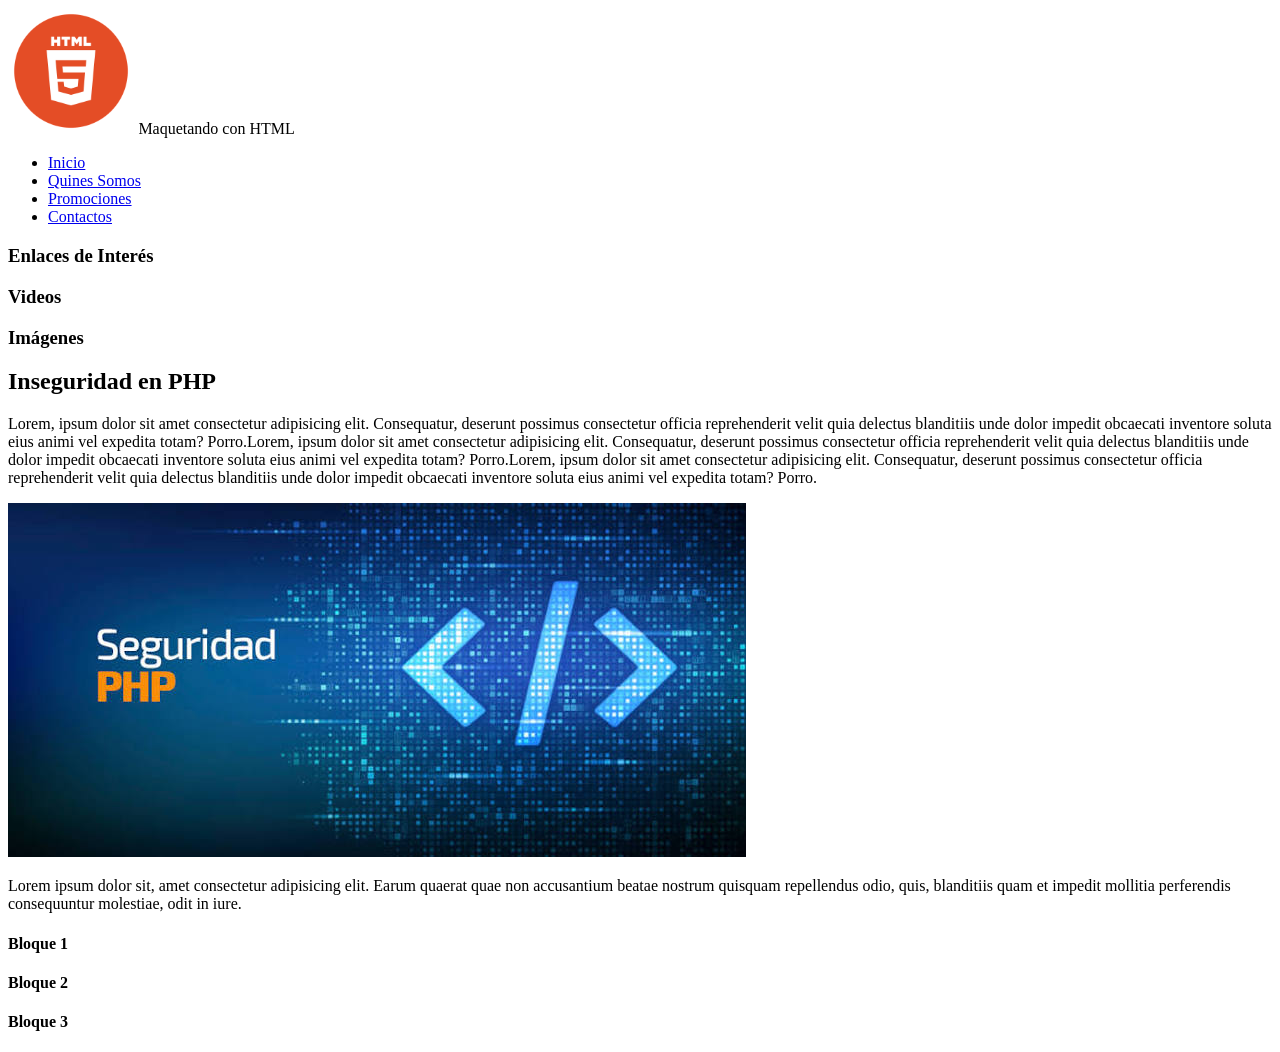
<file: index.html>
<!DOCTYPE html>
<html lang="en">
<head>
    <meta charset="UTF-8">
    <meta name="viewport" content="width=device-width, initial-scale=1.0">
    <title>Maquetación HTML</title>
</head>
<body>
    <header>
        <img src="img/logo.png" alt="Logo HTML" width="10%">
        <span>Maquetando con HTML</span>
        <nav>
            <ul>
                <li><a href="#">Inicio</a></li>
                <li><a href="#">Quines Somos</a></li>
                <li><a href="#">Promociones</a></li>
                <li><a href="#">Contactos</a></li>
            </ul>
        </nav>
    </header>
    <section>
        <aside>
            <h3>Enlaces de Interés</h3>
        </aside>
        <aside>
            <h3>Videos</h3>
        </aside>
        <aside>
            <h3>Imágenes</h3>
        </aside>
    </section>
    <main>
        <article>
            <h1>Inseguridad en PHP</h1>
            <p>Lorem, ipsum dolor sit amet consectetur adipisicing elit. Consequatur, deserunt possimus consectetur officia reprehenderit velit quia delectus blanditiis unde dolor impedit obcaecati inventore soluta eius animi vel expedita totam? Porro.Lorem, ipsum dolor sit amet consectetur adipisicing elit. Consequatur, deserunt possimus consectetur officia reprehenderit velit quia delectus blanditiis unde dolor impedit obcaecati inventore soluta eius animi vel expedita totam? Porro.Lorem, ipsum dolor sit amet consectetur adipisicing elit. Consequatur, deserunt possimus consectetur officia reprehenderit velit quia delectus blanditiis unde dolor impedit obcaecati inventore soluta eius animi vel expedita totam? Porro.</p>
            <img src="img/php.jpeg" alt="Seguridad en PHP">
            <p>Lorem ipsum dolor sit, amet consectetur adipisicing elit. Earum quaerat quae non accusantium beatae nostrum quisquam repellendus odio, quis, blanditiis quam et impedit mollitia perferendis consequuntur molestiae, odit in iure.
            </p>
        </article>
    </main>
    <footer>
        <h4>Bloque 1</h4>
        <h4>Bloque 2</h4>
        <h4>Bloque 3</h4>
    </footer>
</body>
</html>
</file>
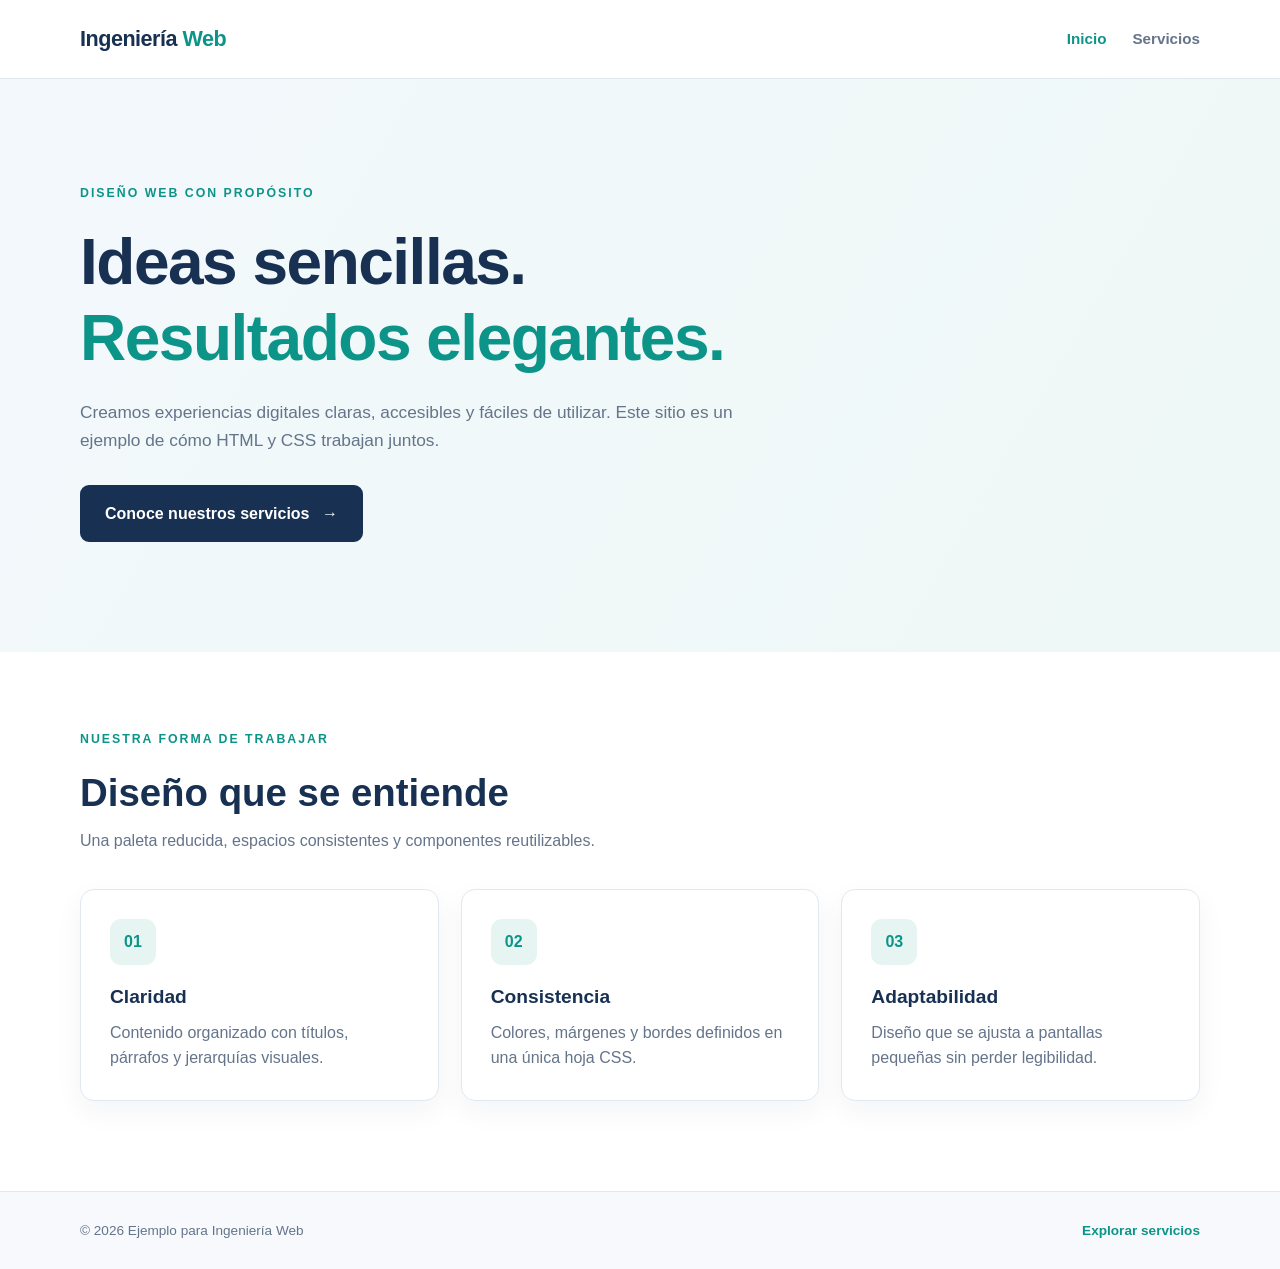
<file: ejemplo_css_web/index.html>
<!DOCTYPE html>
<html lang="es">
<head>
  <meta charset="UTF-8">
  <meta name="viewport" content="width=device-width, initial-scale=1.0">
  <meta name="description" content="Ejemplo con HTML y CSS">
  <title>Ingeniería Web | Inicio</title>
  <link rel="stylesheet" href="css/estilos.css">
</head>
<body>
  <header class="encabezado">
    <div class="contenedor barra-navegacion">
      <a class="marca" href="index.html">Ingeniería <span>Web</span></a>
      <nav>
        <a class="enlace-activo" href="index.html">Inicio</a>
        <a href="servicios.html">Servicios</a>
      </nav>
    </div>
  </header>

  <main>
    <section class="hero">
      <div class="contenedor hero-contenido">
        <p class="etiqueta">DISEÑO WEB CON PROPÓSITO</p>
        <h1>Ideas sencillas.<br><span>Resultados elegantes.</span></h1>
        <p class="introduccion">Creamos experiencias digitales claras, accesibles y fáciles de utilizar. Este sitio es un ejemplo de cómo HTML y CSS trabajan juntos.</p>
        <a class="boton" href="servicios.html">Conoce nuestros servicios <span aria-hidden="true">→</span></a>
      </div>
    </section>

    <section class="seccion contenedor">
      <div class="seccion-encabezado">
        <p class="etiqueta">NUESTRA FORMA DE TRABAJAR</p>
        <h2 id="titulo-valores">Diseño que se entiende</h2>
        <p>Una paleta reducida, espacios consistentes y componentes reutilizables.</p>
      </div>
      <div class="cuadricula-tarjetas">
        <article class="tarjeta">
          <span class="icono">01</span>
          <h3>Claridad</h3>
          <p>Contenido organizado con títulos, párrafos y jerarquías visuales.</p>
        </article>
        <article class="tarjeta">
          <span class="icono" >02</span>
          <h3>Consistencia</h3>
          <p>Colores, márgenes y bordes definidos en una única hoja CSS.</p>
        </article>
        <article class="tarjeta">
          <span class="icono">03</span>
          <h3>Adaptabilidad</h3>
          <p>Diseño que se ajusta a pantallas pequeñas sin perder legibilidad.</p>
        </article>
      </div>
    </section>
  </main>

  <footer class="pie">
    <div class="contenedor pie-contenido">
      <p>© 2026 Ejemplo para Ingeniería Web</p>
      <a href="servicios.html">Explorar servicios</a>
    </div>
  </footer>
</body>
</html>
</file>
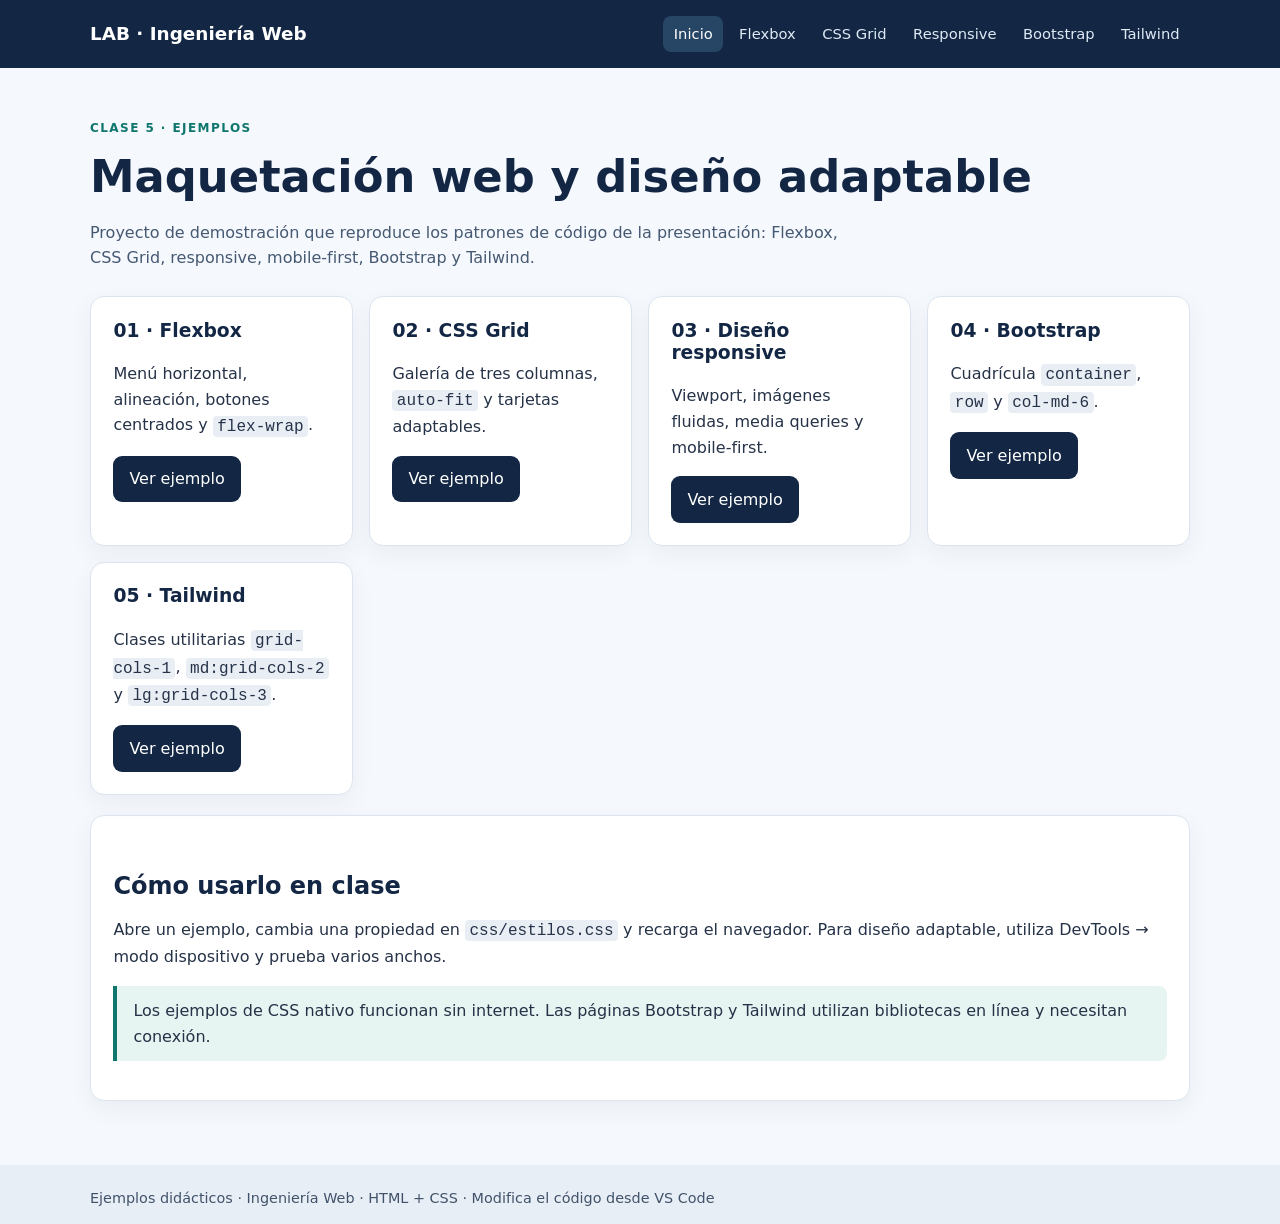
<file: ejemplo_flex/index.html>
<!DOCTYPE html>
<html lang="es">
<head>
  <meta charset="UTF-8">
  <meta name="viewport" content="width=device-width, initial-scale=1">
  <title>Maquetación web y diseño adaptable | Laboratorio de maquetación</title>
  <link rel="stylesheet" href="css/estilos.css">
  
</head>
<body>
  <header class="sitio-cabecera"><div class="barra"><a class="marca" href="index.html">LAB · Ingeniería Web</a><nav class="navegacion" aria-label="Navegación principal"><a href="index.html" aria-current="page">Inicio</a><a href="flexbox.html">Flexbox</a><a href="grid.html">CSS Grid</a><a href="responsive.html">Responsive</a><a href="bootstrap.html">Bootstrap</a><a href="tailwind.html">Tailwind</a></nav></div></header>
  <main class="contenedor"><p class="etiqueta">Clase 5 · Ejemplos</p><h1>Maquetación web y diseño adaptable</h1><p class="intro">Proyecto de demostración que reproduce los patrones de código de la presentación: Flexbox, CSS Grid, responsive, mobile-first, Bootstrap y Tailwind.</p>
<section class="grid-indice" aria-label="Ejemplos disponibles">
 <article class="panel"><h3>01 · Flexbox</h3><p>Menú horizontal, alineación, botones centrados y <code>flex-wrap</code>.</p><a class="boton" href="flexbox.html">Ver ejemplo</a></article>
 <article class="panel"><h3>02 · CSS Grid</h3><p>Galería de tres columnas, <code>auto-fit</code> y tarjetas adaptables.</p><a class="boton" href="grid.html">Ver ejemplo</a></article>
 <article class="panel"><h3>03 · Diseño responsive</h3><p>Viewport, imágenes fluidas, media queries y mobile-first.</p><a class="boton" href="responsive.html">Ver ejemplo</a></article>
 <article class="panel"><h3>04 · Bootstrap</h3><p>Cuadrícula <code>container</code>, <code>row</code> y <code>col-md-6</code>.</p><a class="boton" href="bootstrap.html">Ver ejemplo</a></article>
 <article class="panel"><h3>05 · Tailwind</h3><p>Clases utilitarias <code>grid-cols-1</code>, <code>md:grid-cols-2</code> y <code>lg:grid-cols-3</code>.</p><a class="boton" href="tailwind.html">Ver ejemplo</a></article>
</section>
<section class="panel" style="margin-top:1.25rem"><h2>Cómo usarlo en clase</h2><p>Abre un ejemplo, cambia una propiedad en <code>css/estilos.css</code> y recarga el navegador. Para diseño adaptable, utiliza DevTools → modo dispositivo y prueba varios anchos.</p><p class="nota">Los ejemplos de CSS nativo funcionan sin internet. Las páginas Bootstrap y Tailwind utilizan bibliotecas en línea y necesitan conexión.</p></section>
  </main>
  <footer class="sitio-pie"><div class="contenedor">Ejemplos didácticos · Ingeniería Web · HTML + CSS · Modifica el código desde VS Code</div></footer>
</body>
</html>
</file>
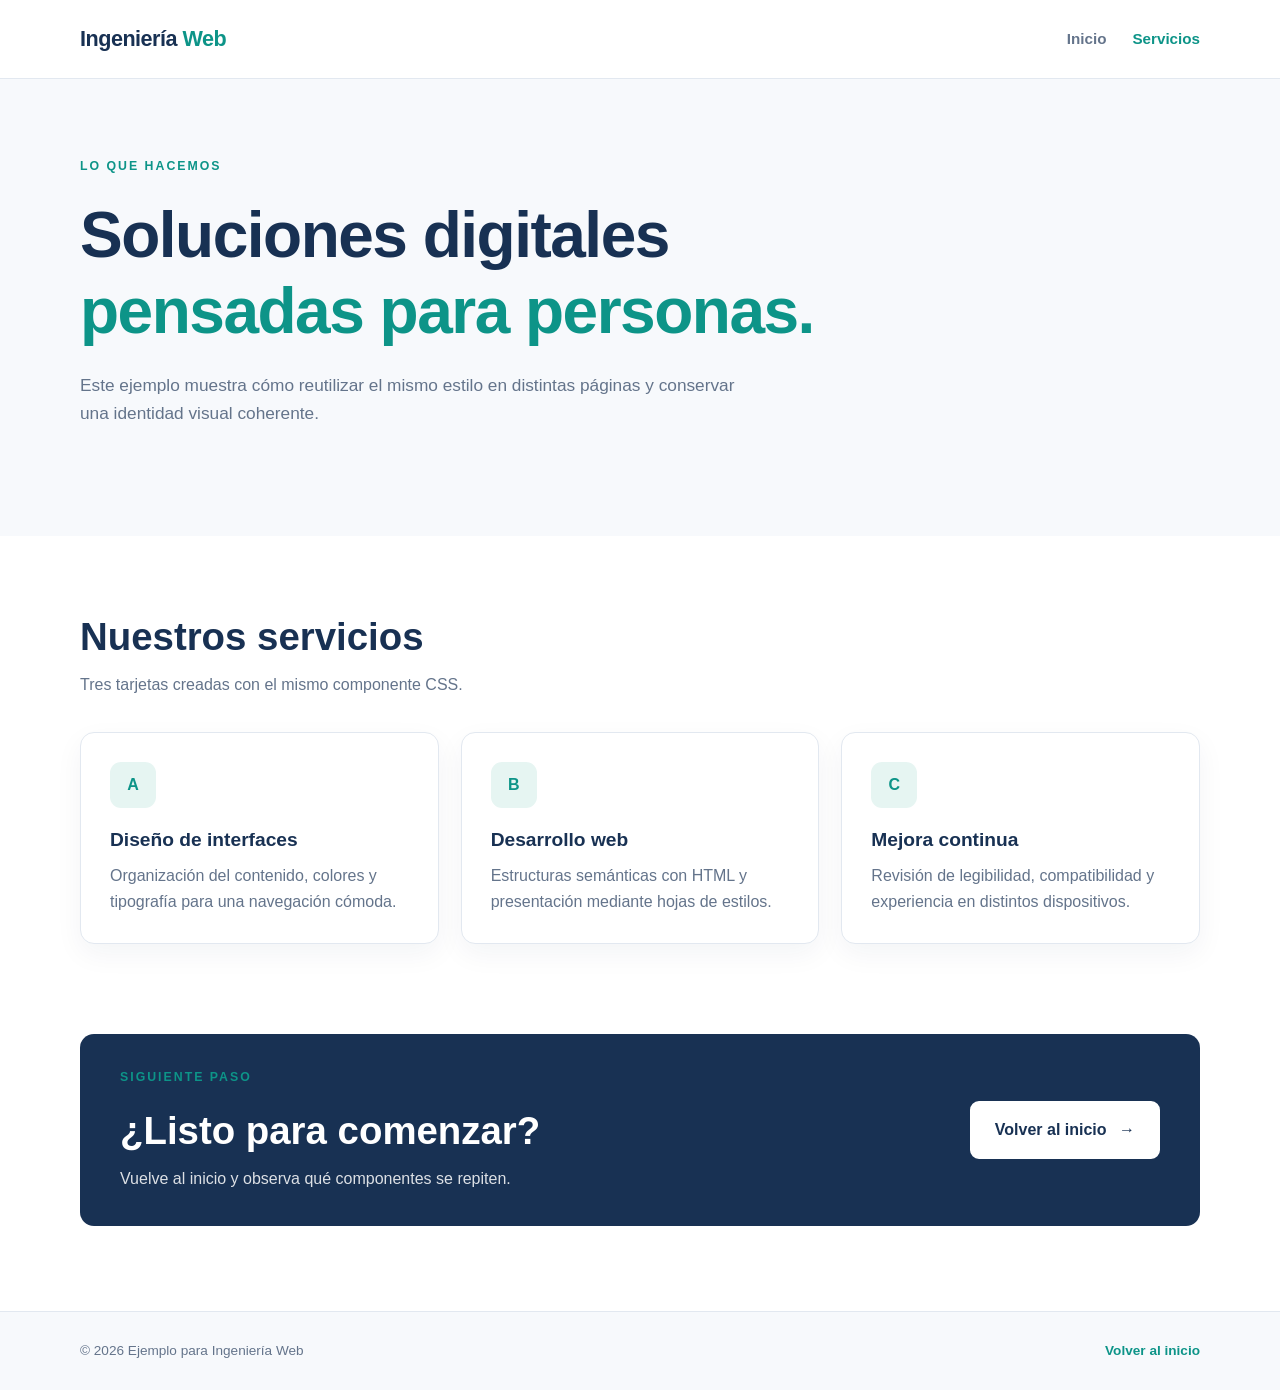
<file: ejemplo_css_web/servicios.html>
<!DOCTYPE html>
<html lang="es">
<head>
  <meta charset="UTF-8">
  <meta name="viewport" content="width=device-width, initial-scale=1.0">
  <meta name="description" content="Servicios del sitio de ejemplo Ingeniería Web.">
  <title>Ingeniería Web | Servicios</title>
  <link rel="stylesheet" href="css/estilos.css">
</head>
<body>
  <header class="encabezado">
    <div class="contenedor barra-navegacion">
      <a class="marca" href="index.html">Ingeniería <span>Web</span></a>
      <nav>
        <a href="index.html">Inicio</a>
        <a class="enlace-activo" href="servicios.html">Servicios</a>
      </nav>
    </div>
  </header>

  <main>
    <section class="pagina-cabecera">
      <div class="contenedor">
        <p class="etiqueta">LO QUE HACEMOS</p>
        <h1>Soluciones digitales<br><span>pensadas para personas.</span></h1>
        <p class="introduccion">Este ejemplo muestra cómo reutilizar el mismo estilo en distintas páginas y conservar una identidad visual coherente.</p>
      </div>
    </section>

    <section class="seccion contenedor">
      <div class="seccion-encabezado">
        <h2 id="titulo-servicios">Nuestros servicios</h2>
        <p>Tres tarjetas creadas con el mismo componente CSS.</p>
      </div>
      <div class="cuadricula-tarjetas">
        <article class="tarjeta">
          <span class="icono">A</span>
          <h3>Diseño de interfaces</h3>
          <p>Organización del contenido, colores y tipografía para una navegación cómoda.</p>
        </article>
        <article class="tarjeta">
          <span class="icono">B</span>
          <h3>Desarrollo web</h3>
          <p>Estructuras semánticas con HTML y presentación mediante hojas de estilos.</p>
        </article>
        <article class="tarjeta">
          <span class="icono">C</span>
          <h3>Mejora continua</h3>
          <p>Revisión de legibilidad, compatibilidad y experiencia en distintos dispositivos.</p>
        </article>
      </div>
    </section>

    <section class="contenedor llamada">
      <div>
        <p class="etiqueta">SIGUIENTE PASO</p>
        <h2>¿Listo para comenzar?</h2>
        <p>Vuelve al inicio y observa qué componentes se repiten.</p>
      </div>
      <a class="boton boton-claro" href="index.html">Volver al inicio <span aria-hidden="true">→</span></a>
    </section>
  </main>

  <footer class="pie">
    <div class="contenedor pie-contenido">
      <p>© 2026 Ejemplo para Ingeniería Web</p>
      <a href="index.html">Volver al inicio</a>
    </div>
  </footer>
</body>
</html>
</file>
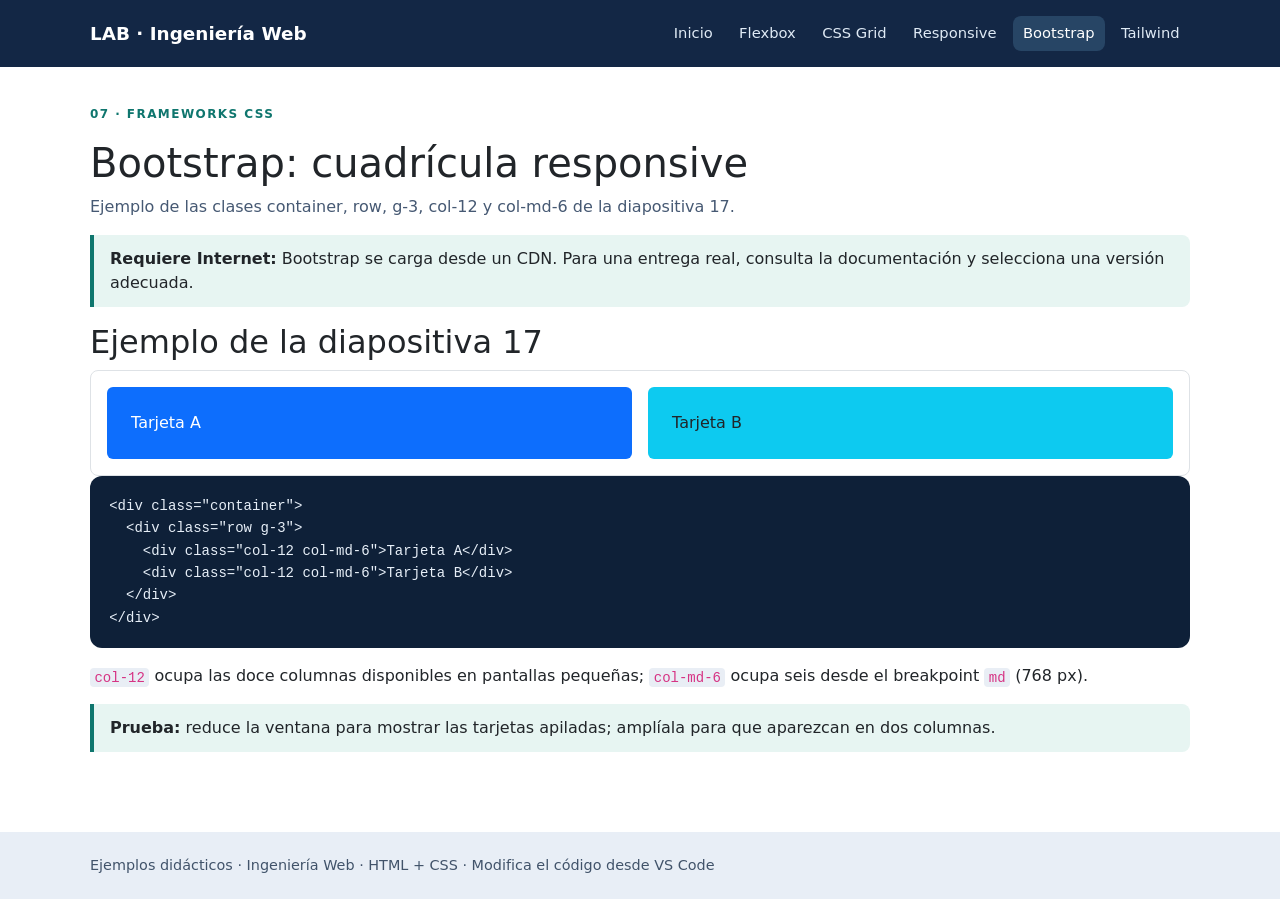
<file: ejemplo_flex/bootstrap.html>
<!DOCTYPE html>
<html lang="es">
<head>
  <meta charset="UTF-8">
  <meta name="viewport" content="width=device-width, initial-scale=1">
  <title>Bootstrap: cuadrícula responsive | Laboratorio de maquetación</title>
  <link rel="stylesheet" href="css/estilos.css">
  <link href="https://cdn.jsdelivr.net/npm/bootstrap@5.3.3/dist/css/bootstrap.min.css" rel="stylesheet">
</head>
<body>
  <header class="sitio-cabecera"><div class="barra"><a class="marca" href="index.html">LAB · Ingeniería Web</a><nav class="navegacion" aria-label="Navegación principal"><a href="index.html">Inicio</a><a href="flexbox.html">Flexbox</a><a href="grid.html">CSS Grid</a><a href="responsive.html">Responsive</a><a href="bootstrap.html" aria-current="page">Bootstrap</a><a href="tailwind.html">Tailwind</a></nav></div></header>
  <main class="contenedor"><p class="etiqueta">07 · Frameworks CSS</p><h1>Bootstrap: cuadrícula responsive</h1><p class="intro">Ejemplo de las clases container, row, g-3, col-12 y col-md-6 de la diapositiva 17.</p>
<p class="nota"><strong>Requiere Internet:</strong> Bootstrap se carga desde un CDN. Para una entrega real, consulta la documentación y selecciona una versión adecuada.</p>
<h2>Ejemplo de la diapositiva 17</h2>
<div class="framework-demo"><div class="container bg-white border rounded-3 p-3"><div class="row g-3"><div class="col-12 col-md-6"><div class="p-4 bg-primary text-white rounded">Tarjeta A</div></div><div class="col-12 col-md-6"><div class="p-4 bg-info text-dark rounded">Tarjeta B</div></div></div></div></div>
<pre>&lt;div class="container"&gt;
  &lt;div class="row g-3"&gt;
    &lt;div class="col-12 col-md-6"&gt;Tarjeta A&lt;/div&gt;
    &lt;div class="col-12 col-md-6"&gt;Tarjeta B&lt;/div&gt;
  &lt;/div&gt;
&lt;/div&gt;</pre>
<p><code>col-12</code> ocupa las doce columnas disponibles en pantallas pequeñas; <code>col-md-6</code> ocupa seis desde el breakpoint <code>md</code> (768 px).</p>
<p class="nota"><strong>Prueba:</strong> reduce la ventana para mostrar las tarjetas apiladas; amplíala para que aparezcan en dos columnas.</p>
  </main>
  <footer class="sitio-pie"><div class="contenedor">Ejemplos didácticos · Ingeniería Web · HTML + CSS · Modifica el código desde VS Code</div></footer>
</body>
</html>
</file>
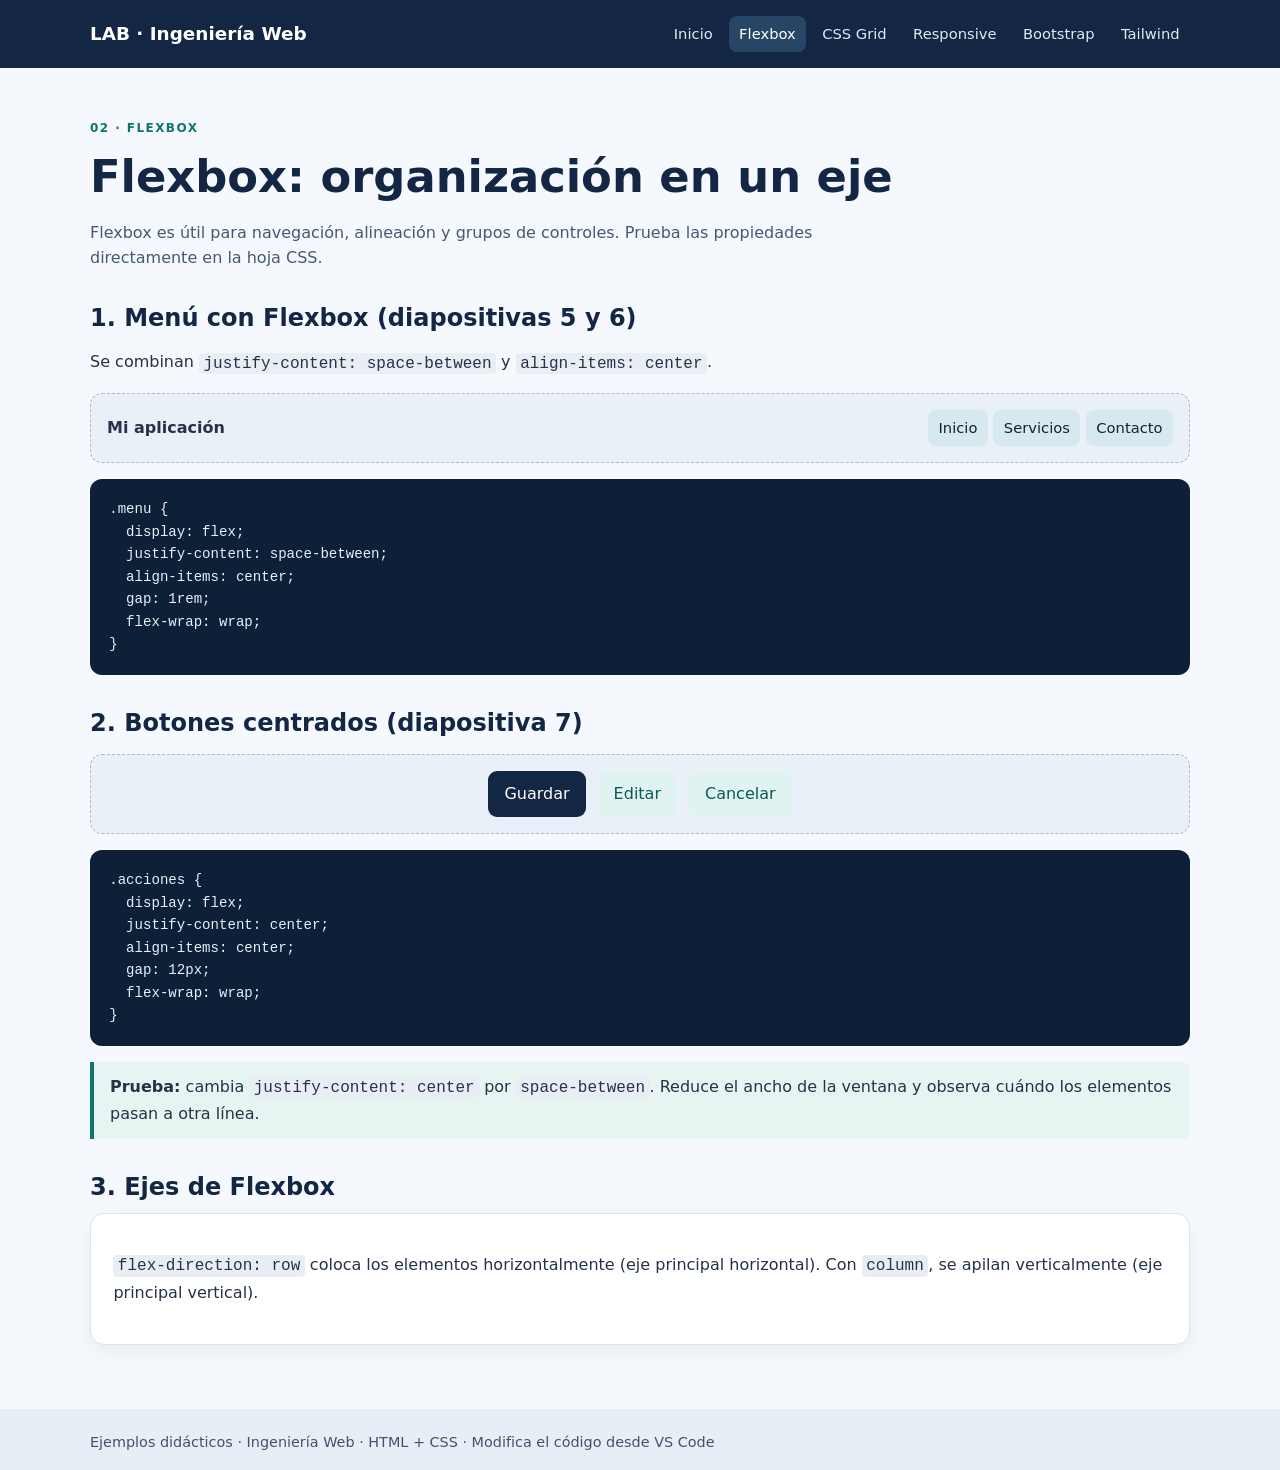
<file: ejemplo_flex/flexbox.html>
<!DOCTYPE html>
<html lang="es">
<head>
  <meta charset="UTF-8">
  <meta name="viewport" content="width=device-width, initial-scale=1">
  <title>Flexbox: organización en un eje | Laboratorio de maquetación</title>
  <link rel="stylesheet" href="css/estilos.css">
  
</head>
<body>
  <header class="sitio-cabecera"><div class="barra"><a class="marca" href="index.html">LAB · Ingeniería Web</a><nav class="navegacion" aria-label="Navegación principal"><a href="index.html">Inicio</a><a href="flexbox.html" aria-current="page">Flexbox</a><a href="grid.html">CSS Grid</a><a href="responsive.html">Responsive</a><a href="bootstrap.html">Bootstrap</a><a href="tailwind.html">Tailwind</a></nav></div></header>
  <main class="contenedor"><p class="etiqueta">02 · Flexbox</p><h1>Flexbox: organización en un eje</h1><p class="intro">Flexbox es útil para navegación, alineación y grupos de controles. Prueba las propiedades directamente en la hoja CSS.</p>
<h2>1. Menú con Flexbox (diapositivas 5 y 6)</h2>
<p>Se combinan <code>justify-content: space-between</code> y <code>align-items: center</code>.</p>
<div class="demo"><div class="menu"><strong>Mi aplicación</strong><div class="navegacion"><a style="background:#d6e9ef;color:#123" href="#acciones">Inicio</a><a style="background:#d6e9ef;color:#123" href="#acciones">Servicios</a><a style="background:#d6e9ef;color:#123" href="#acciones">Contacto</a></div></div></div>
<pre>.menu {
  display: flex;
  justify-content: space-between;
  align-items: center;
  gap: 1rem;
  flex-wrap: wrap;
}</pre>
<h2 id="acciones">2. Botones centrados (diapositiva 7)</h2>
<div class="demo"><div class="acciones"><button class="boton">Guardar</button><button class="boton secundario">Editar</button><button class="boton secundario">Cancelar</button></div></div>
<pre>.acciones {
  display: flex;
  justify-content: center;
  align-items: center;
  gap: 12px;
  flex-wrap: wrap;
}</pre>
<p class="nota"><strong>Prueba:</strong> cambia <code>justify-content: center</code> por <code>space-between</code>. Reduce el ancho de la ventana y observa cuándo los elementos pasan a otra línea.</p>
<h2>3. Ejes de Flexbox</h2><div class="panel"><p><code>flex-direction: row</code> coloca los elementos horizontalmente (eje principal horizontal). Con <code>column</code>, se apilan verticalmente (eje principal vertical).</p></div>
  </main>
  <footer class="sitio-pie"><div class="contenedor">Ejemplos didácticos · Ingeniería Web · HTML + CSS · Modifica el código desde VS Code</div></footer>
</body>
</html>
</file>
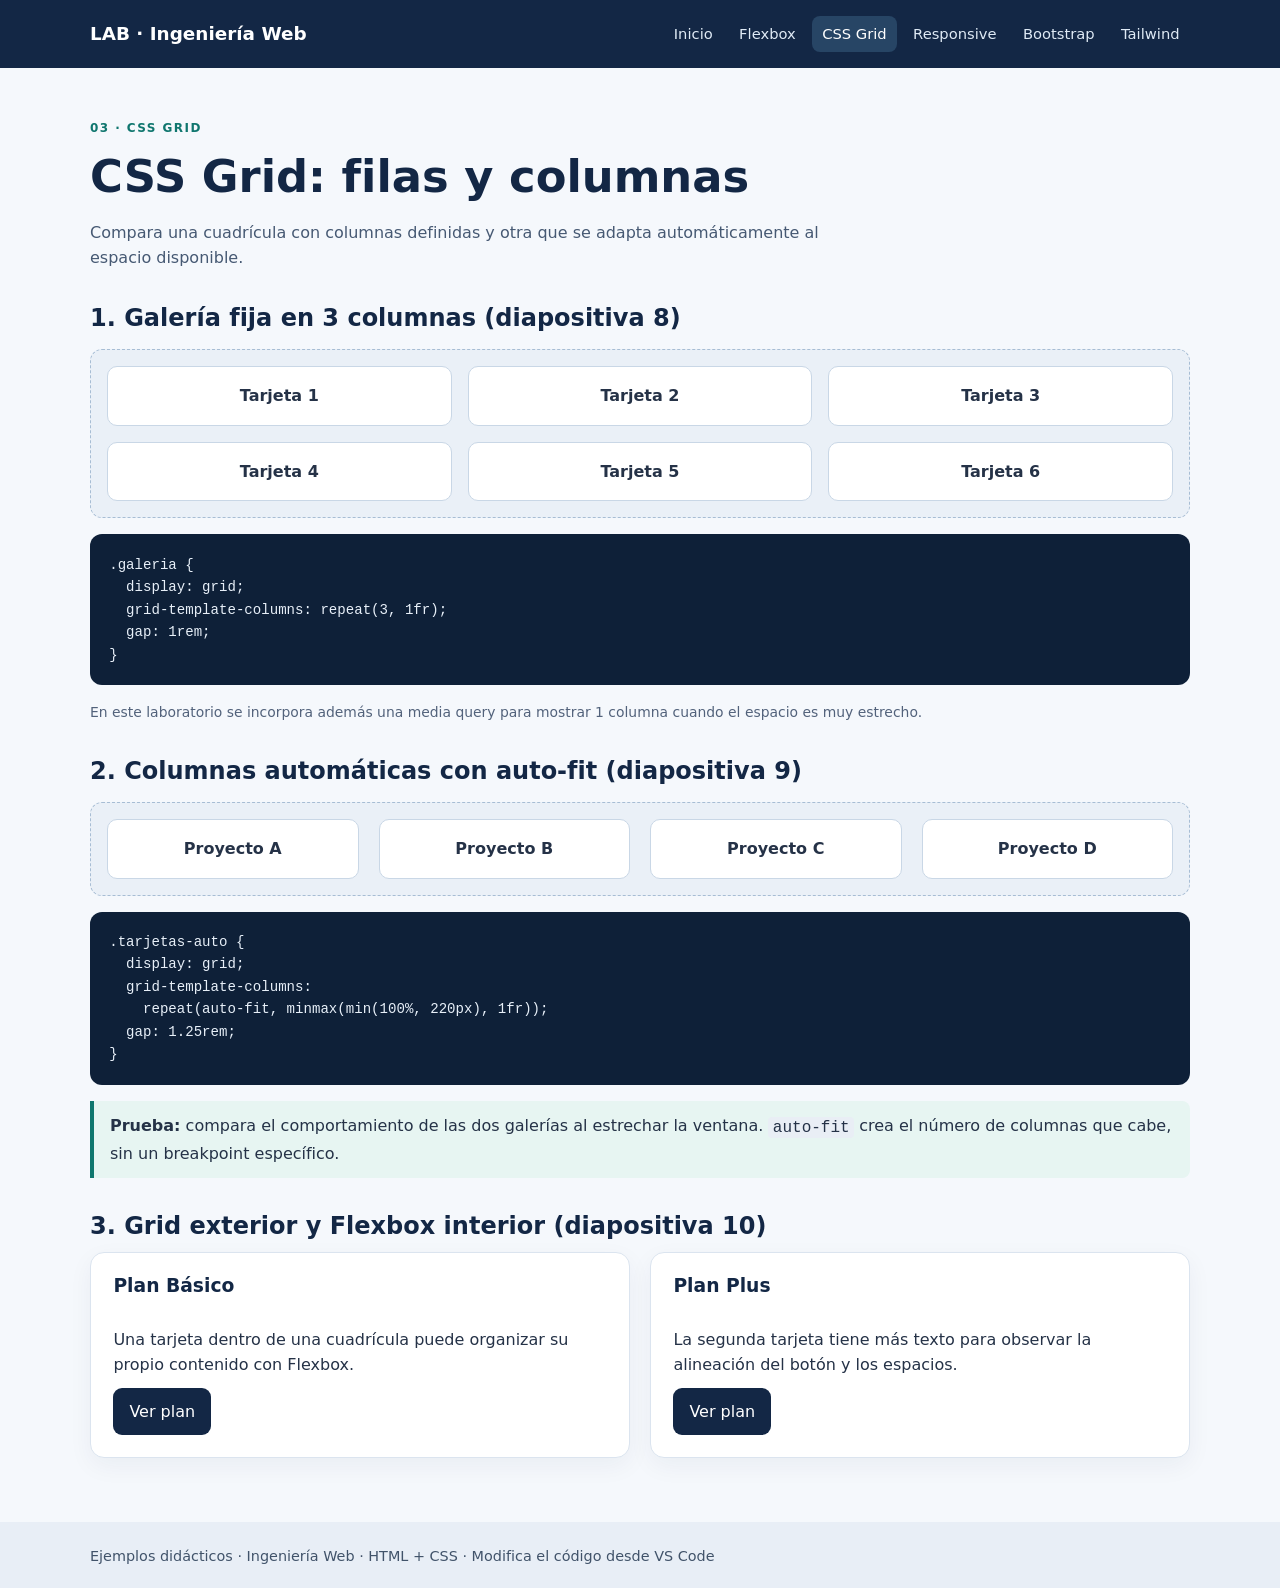
<file: ejemplo_flex/grid.html>
<!DOCTYPE html>
<html lang="es">
<head>
  <meta charset="UTF-8">
  <meta name="viewport" content="width=device-width, initial-scale=1">
  <title>CSS Grid: filas y columnas | Laboratorio de maquetación</title>
  <link rel="stylesheet" href="css/estilos.css">
  
</head>
<body>
  <header class="sitio-cabecera"><div class="barra"><a class="marca" href="index.html">LAB · Ingeniería Web</a><nav class="navegacion" aria-label="Navegación principal"><a href="index.html">Inicio</a><a href="flexbox.html">Flexbox</a><a href="grid.html" aria-current="page">CSS Grid</a><a href="responsive.html">Responsive</a><a href="bootstrap.html">Bootstrap</a><a href="tailwind.html">Tailwind</a></nav></div></header>
  <main class="contenedor"><p class="etiqueta">03 · CSS Grid</p><h1>CSS Grid: filas y columnas</h1><p class="intro">Compara una cuadrícula con columnas definidas y otra que se adapta automáticamente al espacio disponible.</p>
<h2>1. Galería fija en 3 columnas (diapositiva 8)</h2>
<div class="demo"><div class="galeria"><div class="caja">Tarjeta 1</div><div class="caja">Tarjeta 2</div><div class="caja">Tarjeta 3</div><div class="caja">Tarjeta 4</div><div class="caja">Tarjeta 5</div><div class="caja">Tarjeta 6</div></div></div>
<pre>.galeria {
  display: grid;
  grid-template-columns: repeat(3, 1fr);
  gap: 1rem;
}</pre>
<p class="leyenda">En este laboratorio se incorpora además una media query para mostrar 1 columna cuando el espacio es muy estrecho.</p>
<h2>2. Columnas automáticas con auto-fit (diapositiva 9)</h2>
<div class="demo"><div class="tarjetas-auto"><div class="caja">Proyecto A</div><div class="caja">Proyecto B</div><div class="caja">Proyecto C</div><div class="caja">Proyecto D</div></div></div>
<pre>.tarjetas-auto {
  display: grid;
  grid-template-columns:
    repeat(auto-fit, minmax(min(100%, 220px), 1fr));
  gap: 1.25rem;
}</pre>
<p class="nota"><strong>Prueba:</strong> compara el comportamiento de las dos galerías al estrechar la ventana. <code>auto-fit</code> crea el número de columnas que cabe, sin un breakpoint específico.</p>
<h2>3. Grid exterior y Flexbox interior (diapositiva 10)</h2>
<div class="tarjetas-auto"><article class="panel tarjeta-producto"><h3>Plan Básico</h3><p>Una tarjeta dentro de una cuadrícula puede organizar su propio contenido con Flexbox.</p><a class="boton" href="#">Ver plan</a></article><article class="panel tarjeta-producto"><h3>Plan Plus</h3><p>La segunda tarjeta tiene más texto para observar la alineación del botón y los espacios.</p><a class="boton" href="#">Ver plan</a></article></div>
  </main>
  <footer class="sitio-pie"><div class="contenedor">Ejemplos didácticos · Ingeniería Web · HTML + CSS · Modifica el código desde VS Code</div></footer>
</body>
</html>
</file>
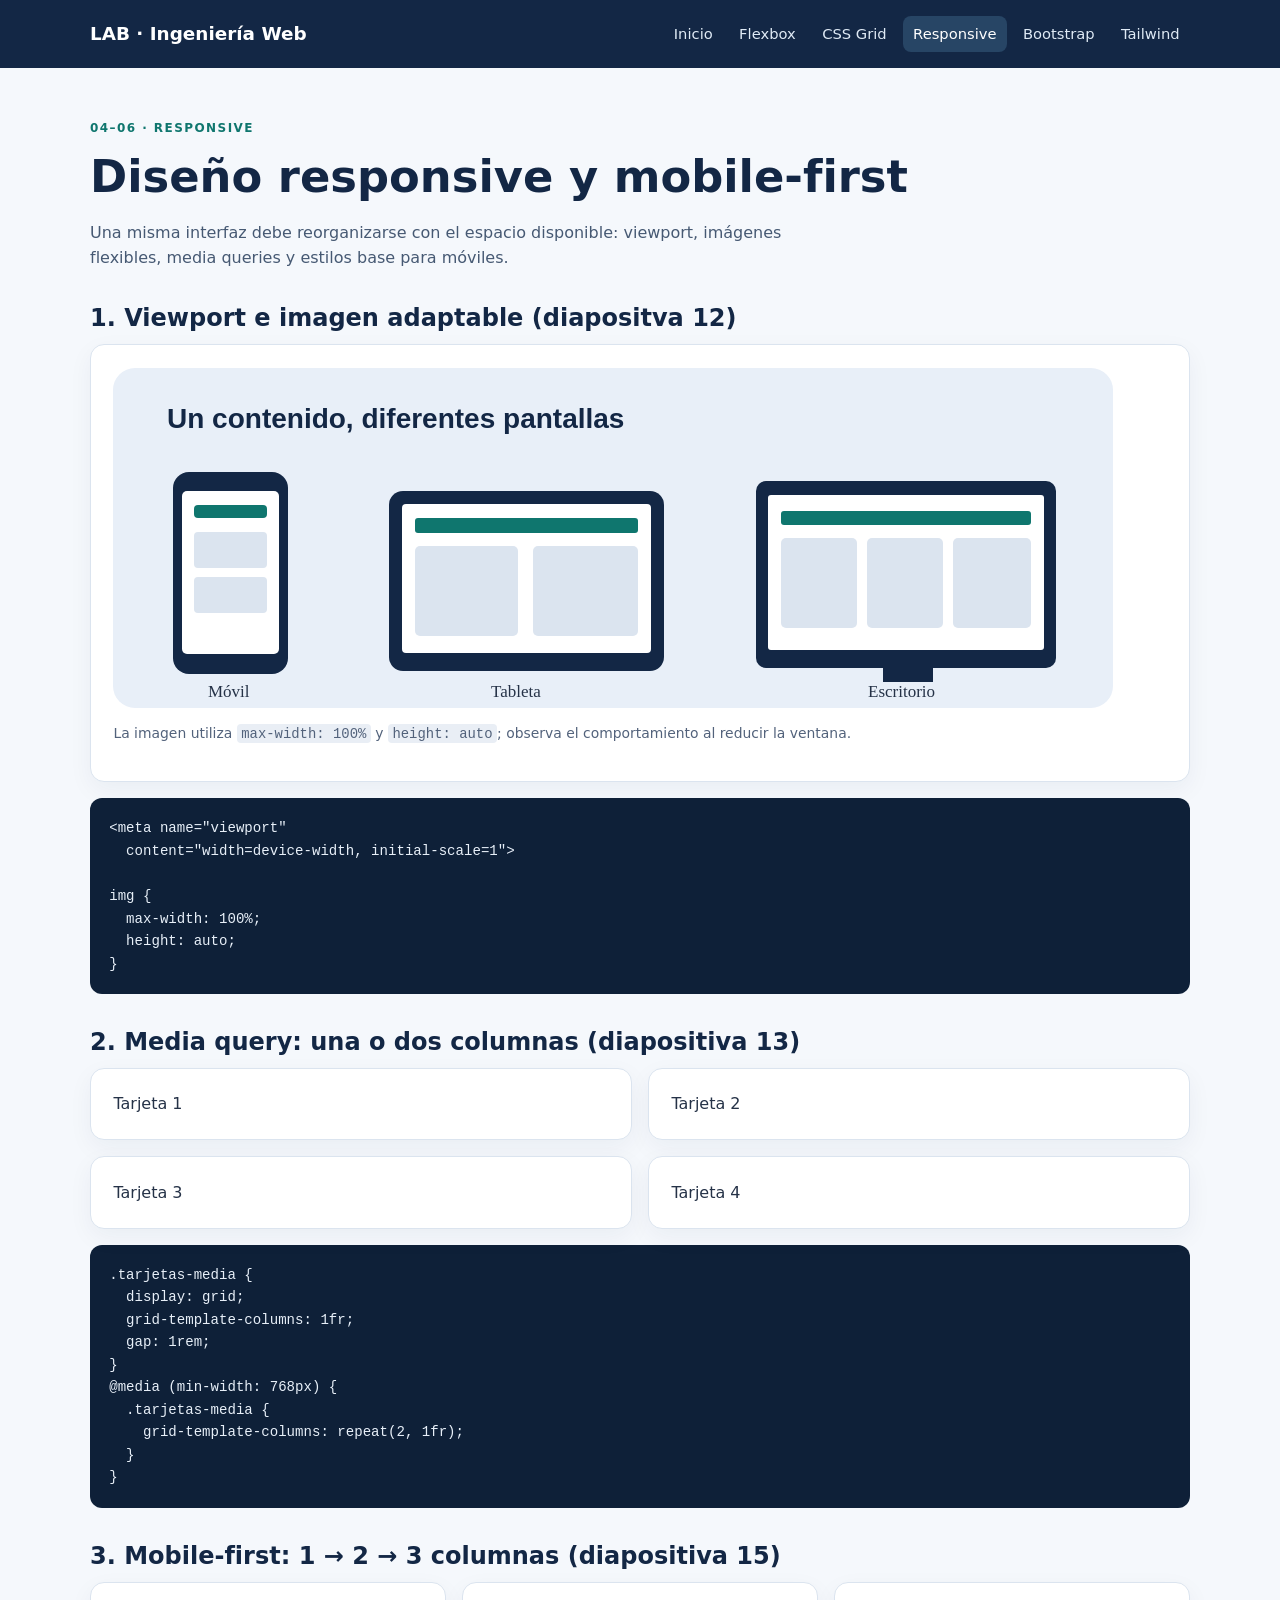
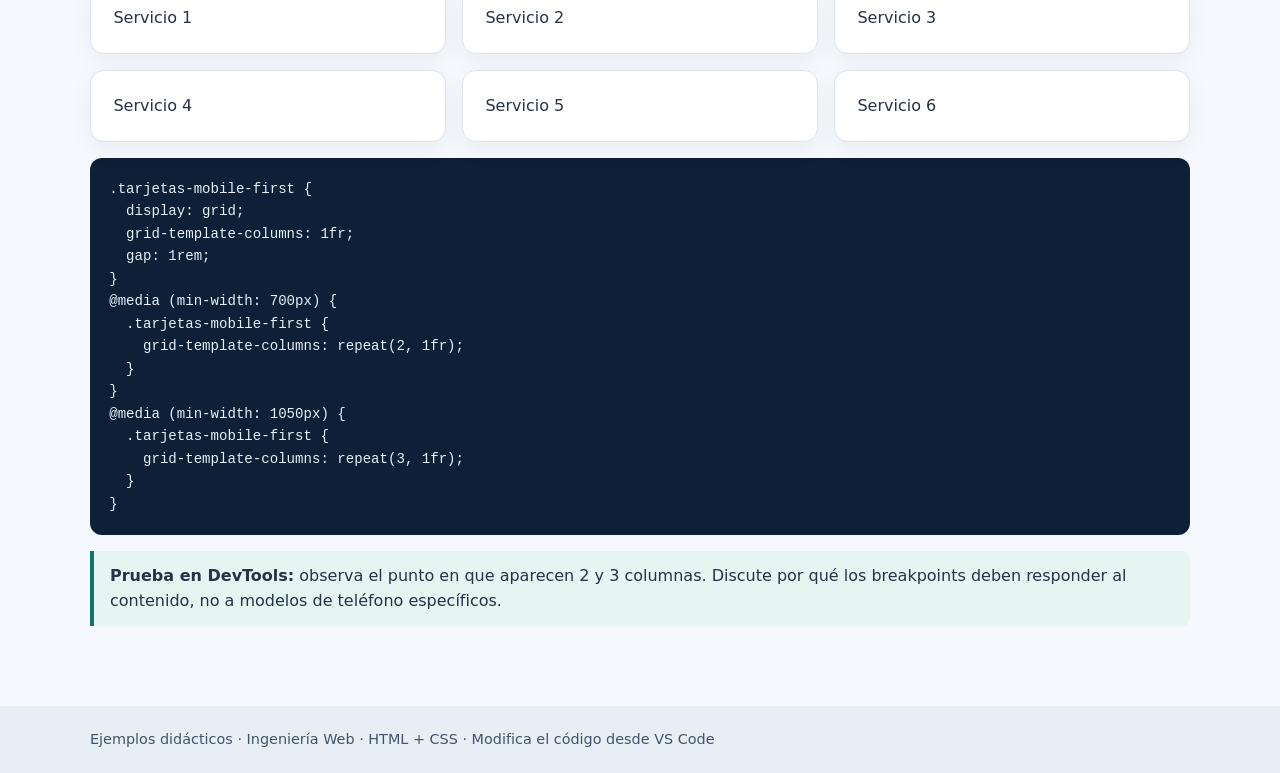
<file: ejemplo_flex/responsive.html>
<!DOCTYPE html>
<html lang="es">
<head>
  <meta charset="UTF-8">
  <meta name="viewport" content="width=device-width, initial-scale=1">
  <title>Diseño responsive y mobile-first | Laboratorio de maquetación</title>
  <link rel="stylesheet" href="css/estilos.css">
  
</head>
<body>
  <header class="sitio-cabecera"><div class="barra"><a class="marca" href="index.html">LAB · Ingeniería Web</a><nav class="navegacion" aria-label="Navegación principal"><a href="index.html">Inicio</a><a href="flexbox.html">Flexbox</a><a href="grid.html">CSS Grid</a><a href="responsive.html" aria-current="page">Responsive</a><a href="bootstrap.html">Bootstrap</a><a href="tailwind.html">Tailwind</a></nav></div></header>
  <main class="contenedor"><p class="etiqueta">04–06 · Responsive</p><h1>Diseño responsive y mobile-first</h1><p class="intro">Una misma interfaz debe reorganizarse con el espacio disponible: viewport, imágenes flexibles, media queries y estilos base para móviles.</p>
<h2>1. Viewport e imagen adaptable (diapositva 12)</h2>
<div class="panel"><img class="imagen-responsive" src="img/ilustracion.svg" width="1000" height="340" alt="Diagrama de tres dispositivos: móvil, tableta y escritorio"><p class="leyenda">La imagen utiliza <code>max-width: 100%</code> y <code>height: auto</code>; observa el comportamiento al reducir la ventana.</p></div>
<pre>&lt;meta name="viewport"
  content="width=device-width, initial-scale=1"&gt;

img {
  max-width: 100%;
  height: auto;
}</pre>
<h2>2. Media query: una o dos columnas (diapositiva 13)</h2>
<div class="tarjetas-media"><div class="panel">Tarjeta 1</div><div class="panel">Tarjeta 2</div><div class="panel">Tarjeta 3</div><div class="panel">Tarjeta 4</div></div>
<pre>.tarjetas-media {
  display: grid;
  grid-template-columns: 1fr;
  gap: 1rem;
}
@media (min-width: 768px) {
  .tarjetas-media {
    grid-template-columns: repeat(2, 1fr);
  }
}</pre>
<h2>3. Mobile-first: 1 → 2 → 3 columnas (diapositiva 15)</h2>
<div class="tarjetas-mobile-first"><div class="panel">Servicio 1</div><div class="panel">Servicio 2</div><div class="panel">Servicio 3</div><div class="panel">Servicio 4</div><div class="panel">Servicio 5</div><div class="panel">Servicio 6</div></div>
<pre>.tarjetas-mobile-first {
  display: grid;
  grid-template-columns: 1fr;
  gap: 1rem;
}
@media (min-width: 700px) {
  .tarjetas-mobile-first {
    grid-template-columns: repeat(2, 1fr);
  }
}
@media (min-width: 1050px) {
  .tarjetas-mobile-first {
    grid-template-columns: repeat(3, 1fr);
  }
}</pre>
<p class="nota"><strong>Prueba en DevTools:</strong> observa el punto en que aparecen 2 y 3 columnas. Discute por qué los breakpoints deben responder al contenido, no a modelos de teléfono específicos.</p>
  </main>
  <footer class="sitio-pie"><div class="contenedor">Ejemplos didácticos · Ingeniería Web · HTML + CSS · Modifica el código desde VS Code</div></footer>
</body>
</html>
</file>
<file: ejemplo_css_web/css/estilos.css>
/*Variables CSS */
:root {
  --principal: #183153;
  --acento: #0d9488;
  --texto: #b72991;
  --suave: #64748b;
  --fondo: #f7f9fc;
  --blanco: #ffffff;
  --borde: #e2e8f0;
  --radio: 14px;
}

/* Modelo de caja y estilos generales */
*,
*::before,
*::after { 
  box-sizing: border-box;
}

body {
  margin: 0;
  font-family: Arial, Helvetica, sans-serif;
  color: var(--texto);
  /*color:#253247;*/
  background: var(--blanco);
  line-height: 1.6;
}
a { color: inherit; text-decoration: none; }
a:focus-visible { outline: 3px solid var(--acento); outline-offset: 4px; }
.contenedor { width: min(90%, 1120px); margin-inline: auto; }

/* 3. Encabezado y navegación compartidos */
.encabezado { background: var(--blanco); border-bottom: 1px solid var(--borde); }
.barra-navegacion { display: flex; justify-content: space-between; align-items: center; min-height: 78px; gap: 20px; }
.marca { color: var(--principal); font-size: 1.35rem; font-weight: 800; letter-spacing: -.5px; }
.marca span { color: var(--acento); }
nav { display: flex; gap: 26px; }
nav a { font-size: .95rem; font-weight: 600; color: var(--suave); padding: 8px 0; }
nav a:hover, nav a.enlace-activo { color: var(--acento); }

/* 4. Títulos, colores y espaciados */
h1, h2, h3, p { margin-top: 0; }
h1, h2, h3 { line-height: 1.2; color: var(--principal); }
h1 { font-size: clamp(2.2rem, 5vw, 4.1rem); letter-spacing: -1.5px; margin-bottom: 22px; }
h1 span { color: var(--acento); }
h2 { font-size: clamp(1.75rem, 3vw, 2.4rem); margin-bottom: 12px; }
h3 { font-size: 1.2rem; margin-bottom: 12px; }
.etiqueta { color: var(--acento); font-size: .77rem; font-weight: 800; letter-spacing: 2px; margin-bottom: 20px; }
.introduccion { max-width: 660px; color: var(--suave); font-size: 1.08rem; margin-bottom: 30px; }
.hero { background: linear-gradient(120deg, #f3f8fc 0%, #eef8f6 100%); padding: 105px 0 110px; }
.hero-contenido { max-width: 1120px; }
.pagina-cabecera { background: var(--fondo); padding: 78px 0; }
.seccion { padding-block: 78px 90px; }
.seccion-encabezado { max-width: 660px; margin-bottom: 35px; }
.seccion-encabezado > p:last-child { color: var(--suave); }

/* 5. Botones: padding, borde, radio y efecto hover */
.boton {
  display: inline-block;
  background: var(--principal);
  color: var(--blanco);
  font-weight: 700;
  padding: 14px 23px;
  border: 2px solid var(--principal);
  border-radius: 9px;
  transition: background .2s ease, transform .2s ease;
}
.boton:hover { background: #294b77; transform: translateY(-2px); }
.boton span { margin-left: 8px; }

/* 6. Tarjetas reutilizables */
.cuadricula-tarjetas { display: grid; grid-template-columns: repeat(3, 1fr); gap: 22px; }
.tarjeta {
  background: var(--blanco);
  border: 1px solid var(--borde);
  border-radius: var(--radio);
  padding: 29px;
  box-shadow: 0 10px 28px rgba(24, 49, 83, .05);
}
.tarjeta p { color: var(--suave); margin-bottom: 0; }
.icono {
  display: inline-grid;
  place-items: center;
  width: 46px;
  height: 46px;
  margin-bottom: 20px;
  border-radius: 11px;
  background: #e6f5f2;
  color: var(--acento);
  font-weight: 800;
}

/* 7. Bloque final y pie de página */
.llamada { display: flex; align-items: center; justify-content: space-between; gap: 24px; padding: 34px 40px; margin-bottom: 85px; background: var(--principal); border-radius: var(--radio); }
.llamada h2, .llamada p:not(.etiqueta) { color: var(--blanco); }
.llamada p:last-child { margin-bottom: 0; opacity: .85; }
.boton-claro { background: var(--blanco); color: var(--principal); border-color: var(--blanco); white-space: nowrap; }
.boton-claro:hover { background: #e9f2f7; }
.pie { background: var(--fondo); border-top: 1px solid var(--borde); }
.pie-contenido { display: flex; align-items: center; justify-content: space-between; gap: 15px; padding-block: 28px; }
.pie p { margin: 0; color: var(--suave); font-size: .85rem; }
.pie a { color: var(--acento); font-weight: 600; font-size: .85rem; }

/* 8. Adaptación básica a pantallas pequeñas */
@media (max-width: 700px) {
  .barra-navegacion { min-height: 70px; }
  nav { gap: 14px; }
  .hero { padding: 70px 0 75px; }
  .pagina-cabecera { padding: 60px 0; }
  .seccion { padding-block: 60px; }
  .cuadricula-tarjetas { grid-template-columns: 1fr; }
  .llamada { flex-direction: column; align-items: flex-start; padding: 28px; margin-bottom: 60px; }
  .pie-contenido { flex-direction: column; align-items: flex-start; }
}
</file>
<file: ejemplo_flex/css/estilos.css>
/* CSS compartido. Repasa variables, unidades, modelo de caja y estilos base. */
:root { --principal:#132745; --acento:#0f766e; --fondo:#f5f8fc; --texto:#253247; --borde:#dbe4ef; --radio:14px; }
*, *::before, *::after { box-sizing:border-box; }
html { scroll-behavior:smooth; }
body { margin:0; font-family:system-ui,-apple-system,Segoe UI,Arial,sans-serif; background:var(--fondo); color:var(--texto); line-height:1.6; }
a { color:var(--acento); }
.sitio-cabecera { background:var(--principal); color:#fff; }
.sitio-cabecera .barra { width:min(92%,1100px); margin:auto; padding:1rem 0; display:flex; align-items:center; justify-content:space-between; gap:1rem; flex-wrap:wrap; }
.marca { font-size:1.15rem; font-weight:800; color:#fff; text-decoration:none; }
.navegacion { display:flex; flex-wrap:wrap; gap:.35rem; }
.navegacion a { color:#dfeaf5; text-decoration:none; padding:.4rem .65rem; border-radius:8px; font-size:.92rem; }
.navegacion a:hover,.navegacion a[aria-current="page"] { background:#274565; color:#fff; }
.contenedor { width:min(92%,1100px); margin-inline:auto; }
main { padding:2.4rem 0 4rem; }
h1,h2,h3 { color:var(--principal); line-height:1.2; }
h1 { font-size:clamp(1.85rem,4vw,2.8rem); margin:.35rem 0 1rem; }
h2 { margin:2.1rem 0 .7rem; }
.intro { max-width:75ch; color:#465973; }
.etiqueta { text-transform:uppercase; letter-spacing:.12em; font-size:.75rem; font-weight:800; color:var(--acento); }
.panel { background:white; border:1px solid var(--borde); border-radius:var(--radio); padding:1.4rem; box-shadow:0 8px 24px rgb(19 39 69 / 5%); }
.panel h3 { margin-top:0; }
.grid-indice { display:grid; grid-template-columns:repeat(auto-fit,minmax(min(100%,220px),1fr)); gap:1rem; margin-top:1.6rem; }
.boton { display:inline-block; background:var(--principal); color:white; padding:.65rem 1rem; border:0; text-decoration:none; border-radius:9px; font:inherit; cursor:pointer; }
.boton:hover { background:#25466e; }
.boton.secundario { background:#e1f3f0; color:#095b55; }
.boton.secundario:hover { background:#c7e7e1; }
pre { margin:1rem 0; background:#0e2038; color:#e7eff8; padding:1.2rem; border-radius:12px; overflow-x:auto; font: .88rem/1.6 ui-monospace,SFMono-Regular,Consolas,monospace; }
code { font-family:ui-monospace,SFMono-Regular,Consolas,monospace; }
p code,li code { background:#e9eef5; padding:.1rem .28rem; border-radius:4px; }
.nota { border-left:4px solid var(--acento); padding:.75rem 1rem; background:#e7f5f2; border-radius:0 8px 8px 0; }
.demo { margin-top:1rem; padding:1rem; background:#eaf0f7; border:1px dashed #a7bdd4; border-radius:12px; }
.caja { background:white; border:1px solid #c9d7e6; padding:1rem; border-radius:10px; text-align:center; font-weight:650; }
.sitio-pie { background:#e8eef6; padding:1.4rem 0; font-size:.9rem; color:#41536a; }
/* DIAPOSITIVA 5: Flexbox, menu con espacio entre grupos */
.menu { display:flex; justify-content:space-between; align-items:center; gap:1rem; flex-wrap:wrap; }
/* DIAPOSITIVA 7: grupo de acciones centrado */
.acciones { display:flex; justify-content:center; align-items:center; gap:12px; flex-wrap:wrap; }
/* DIAPOSITIVA 8: Grid con tres columnas */
.galeria { display:grid; grid-template-columns:repeat(3,1fr); gap:1rem; }
/* DIAPOSITIVA 9: Grid auto-fit; min evita desbordamiento en pantallas muy estrechas */
.tarjetas-auto { display:grid; grid-template-columns:repeat(auto-fit,minmax(min(100%,220px),1fr)); gap:1.25rem; }
/* DIAPOSITIVA 13: base movil y media query de 768px */
.tarjetas-media { display:grid; grid-template-columns:1fr; gap:1rem; }
@media (min-width:768px) { .tarjetas-media { grid-template-columns:repeat(2,1fr); } }
/* DIAPOSITIVA 15: mobile-first de 1, luego 2 y luego 3 columnas */
.tarjetas-mobile-first { display:grid; grid-template-columns:1fr; gap:1rem; }
@media (min-width:700px) { .tarjetas-mobile-first { grid-template-columns:repeat(2,1fr); } }
@media (min-width:1050px) { .tarjetas-mobile-first { grid-template-columns:repeat(3,1fr); } }
/* DIAPOSITIVA 12: imagen fluida */
.imagen-responsive { max-width:100%; height:auto; display:block; border-radius:12px; }
/* Combinacion Grid exterior + Flexbox interior (diapositiva 10) */
.tarjeta-producto { display:flex; flex-direction:column; align-items:flex-start; gap:.65rem; }
.tarjeta-producto p { margin:0; flex:1; }
.leyenda { font-size:.87rem; color:#52627b; }
@media (max-width:520px) { .panel { padding:1rem; } .galeria { grid-template-columns:1fr; } }
</file>
